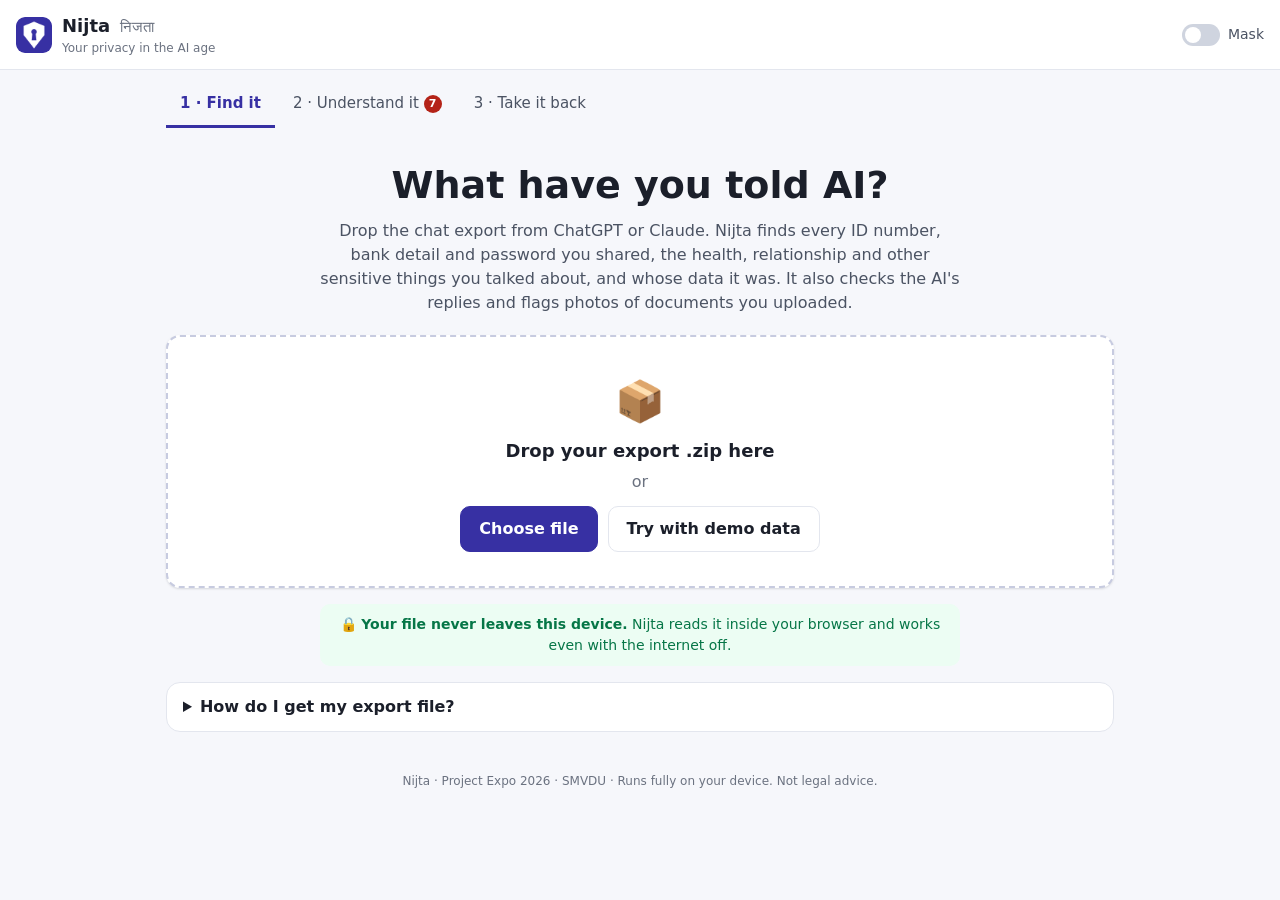
<file: index.html>
<!DOCTYPE html>
<html lang="en">
<head>
  <meta charset="utf-8">
  <meta name="viewport" content="width=device-width, initial-scale=1, viewport-fit=cover">
  <title>Nijta: what have you told AI?</title>
  <meta name="description" content="Find what you told AI, understand what they can do with it, take it back. Runs fully on your device.">
  <meta name="theme-color" content="#3730a3">
  <link rel="manifest" href="manifest.webmanifest">
  <link rel="icon" href="icons/icon-192.png">
  <link rel="apple-touch-icon" href="icons/icon-192.png">
  <link rel="stylesheet" href="css/styles.css">
</head>
<body>
  <header class="topbar">
    <div class="brand">
      <img src="icons/icon-192.png" alt="" class="logo">
      <div>
        <div class="brand-name">Nijta <span class="brand-hi">निजता</span></div>
        <div class="brand-tag">Your privacy in the AI age</div>
      </div>
    </div>
    <label class="mask-toggle" title="Hide all real values on screen (for demos)">
      <input type="checkbox" id="maskToggle">
      <span class="switch"></span>
      <span class="mask-label">Mask</span>
    </label>
  </header>

  <div id="newsBanner" class="news-banner" hidden></div>

  <nav class="tabs" role="tablist">
    <button class="tab active" data-tab="find" role="tab">1 · Find it</button>
    <button class="tab" data-tab="understand" role="tab">2 · Understand it <span class="tab-dot" id="polDot" hidden></span></button>
    <button class="tab" data-tab="takeback" role="tab">3 · Take it back</button>
  </nav>

  <main>
    <!-- ================= FIND IT ================= -->
    <section id="tab-find" class="tabpanel">

      <!-- Upload screen -->
      <div id="uploadView">
        <div class="hero">
          <h1>What have you told AI?</h1>
          <p>Drop the chat export from ChatGPT or Claude. Nijta finds every ID number, bank detail and password you
            shared, the health, relationship and other sensitive things you talked about, and whose data it was. It also checks the AI's replies and flags photos of documents you uploaded.</p>
        </div>

        <div id="dropZone" class="dropzone" tabindex="0">
          <div class="drop-icon">📦</div>
          <div class="drop-title">Drop your export .zip here</div>
          <div class="drop-sub">or</div>
          <div class="drop-buttons">
            <label class="btn primary">Choose file<input type="file" id="fileInput" accept=".zip,.json,.jsonl" multiple hidden></label>
            <button class="btn" id="demoBtn">Try with demo data</button>
          </div>
        </div>

        <div class="privacy-note">🔒 <b>Your file never leaves this device.</b> Nijta reads it inside your browser and works
          even with the internet off.</div>

        <details class="howto">
          <summary>How do I get my export file?</summary>
          <div class="howto-grid">
            <div><h4>ChatGPT</h4><ol><li>Settings → Data controls</li><li>Export data → Confirm</li><li>Open the email from OpenAI and download the .zip</li></ol></div>
            <div><h4>Claude</h4><ol><li>Settings → Privacy → Export data</li><li>The email gives a list of links: download <b>conversations-000.zip</b></li><li>Drop that zip here</li></ol></div>
            <div><h4>Gemini</h4><ol><li>Open Google Takeout</li><li>Select only “My Activity” → Gemini Apps, format JSON</li><li>Download the .zip</li></ol></div>
          </div>
          <p class="muted small">Exports can take from a few minutes to a few days to arrive.</p>
        </details>
        <div id="errorBox" class="error" hidden></div>
      </div>

      <!-- Progress -->
      <div id="progressView" hidden>
        <div class="progress-card">
          <div class="progress-title">Reading your chats…</div>
          <div class="progress-bar"><div id="progressFill"></div></div>
          <div class="muted small" id="progressText">0%</div>
        </div>
      </div>

      <!-- Results -->
      <div id="resultsView" hidden>
        <div class="summary-card">
          <div class="score-wrap">
            <svg viewBox="0 0 120 120" class="score-ring" aria-hidden="true">
              <circle cx="60" cy="60" r="52" class="ring-bg"></circle>
              <circle cx="60" cy="60" r="52" class="ring-fg" id="ringFg"></circle>
            </svg>
            <div class="score-num"><span id="scoreNum">0</span><small>/100</small></div>
          </div>
          <div class="summary-text">
            <div class="level" id="levelBadge"></div>
            <h2 id="headline"></h2>
            <p id="subline" class="muted"></p>
            <div class="risk-split">
              <div class="risk-part"><div class="rp-head"><span>💳 Fraud &amp; identity risk</span><b id="riskFraud">0</b></div>
                <div class="rp-bar"><div id="riskFraudBar"></div></div><div class="small muted">IDs, bank details, passwords, contacts</div></div>
              <div class="risk-part"><div class="rp-head"><span>💬 Sensitive personal info</span><b id="riskSens">0</b></div>
                <div class="rp-bar"><div id="riskSensBar"></div></div><div class="small muted">Health, relationships, beliefs, who you are</div></div>
            </div>
          </div>
        </div>

        <div class="tools-row">
          <div class="search-box">
            <input id="searchInput" type="search" placeholder="🔎 Search all your chats for anything: a name, a number, a word…" autocomplete="off">
          </div>
          <label class="max-toggle" title="Also lists sensitive words even when the sentence doesn't look personal. More to review, but nothing is skipped."><input type="checkbox" id="maxToggle"> Maximum sensitivity</label>
          <button class="btn small" id="reportBtn" title="Values are masked in the report">Save report (PDF)</button>
        </div>
        <div id="searchOut" class="search-out" hidden></div>


        <h3 class="section-title">What you shared</h3>
        <div id="typeCards" class="type-cards"></div>

        <div id="comboBox" class="others" hidden></div>
        <div id="othersBox" class="others" hidden></div>
        <div id="imagesBox" class="images-box" hidden></div>

        <h3 class="section-title">When you shared it</h3>
        <div class="chart-card">
          <div class="chart-head"><span>Personal data shared per month</span><button class="linkbtn" id="tableToggle">Show as table</button></div>
          <div id="timeline" class="timeline"></div>
          <div id="timelineTable" hidden></div>
        </div>

        <h3 class="section-title">Every finding <span class="muted small" id="filterInfo"></span></h3>
        <div class="filters" id="filters"></div>
        <div id="findingList" class="finding-list"></div>

        <details class="checker" id="checker">
          <summary>🔍 Didn't find something you know you shared? Test it here</summary>
          <p class="muted small">Type or paste the sentence the way you wrote it to the AI. It is checked on this device only. Nothing is saved or sent.</p>
          <textarea id="checkInput" rows="3" placeholder="e.g. my DL number is ..."></textarea>
          <div><button class="btn" id="checkBtn">Check</button></div>
          <div id="checkOut"></div>
          <p class="small" style="margin-top:12px"><button class="linkbtn" id="shapeBtn">Show my export's structure (safe to share)</button>
            <span class="muted">Field names only, never your text. Send this to the team if an export isn't read properly.</span></p>
          <pre id="shapeOut" class="shape-out" hidden></pre>
        </details>

        <h3 class="section-title">Chats to delete <span class="muted small" id="deleteProgress"></span></h3>
        <p class="muted small" style="margin-top:-6px">Nijta can't delete anything for you (it never logs into your account). Open each chat, delete it in the app, then tick it here.</p>
        <div id="deleteList" class="delete-list"></div>
        <details class="howto" style="margin-top:10px">
          <summary>Delete everything at once instead?</summary>
          <ul class="small">
            <li><b>ChatGPT:</b> Settings → look for <i>Delete all chats</i>.</li>
            <li><b>Gemini:</b> myactivity.google.com/product/gemini → <i>Delete</i> → <i>All time</i>.</li>
            <li><b>Claude:</b> delete chats from each chat's menu (⋯ → Delete).</li>
          </ul>
          <p class="small muted">Deleting from the app removes it from your history. To ask the company to erase its copies, use the “Take it back” tab (coming next).</p>
        </details>

        <h3 class="section-title">What to do now</h3>
        <div id="nextSteps" class="next-steps"></div>

        <div class="center"><button class="btn" id="againBtn">Scan another file</button></div>
      </div>
    </section>

    <!-- ================= UNDERSTAND IT ================= -->
    <section id="tab-understand" class="tabpanel" hidden>
      <div class="hero"><h1>What changed in AI privacy policies</h1>
        <p>When an AI company changes its rules, Nijta shows what changed, how it affects you and what you can do.</p></div>
      <div class="filters" id="polFilters"></div>
      <div id="polList" class="pol-list"></div>
      <p class="muted small" id="polFoot"></p>

      <div class="hero" style="margin-top:34px"><h1>Why this matters</h1>
        <p>Your chats sit on a company's servers. These are real incidents where AI chats got out. Each has a source you can check.</p></div>

      <div class="inc-grid">
        <div class="inc"><div class="inc-num">300 million</div><div class="inc-title">private AI chats left open on the internet</div>
          <p>Feb 2026 · The app “Chat &amp; Ask AI” exposed the full chat histories of over 25 million users through one wrong database setting.</p>
          <a target="_blank" rel="noopener" href="https://www.malwarebytes.com/blog/news/2026/02/ai-chat-app-leak-exposes-300-million-messages-tied-to-25-million-users">Source: Malwarebytes ↗</a></div>
        <div class="inc"><div class="inc-num">12,632</div><div class="inc-title">Indian ChatGPT accounts stolen and traded</div>
          <p>2022–23 · Group-IB found over 100,000 ChatGPT logins in malware logs sold on the dark web. A stolen login opens every saved chat.</p>
          <a target="_blank" rel="noopener" href="https://scmagazine.com/news/infostealers-compromise-101134-chatgpt-accounts">Source: SC Media / Group-IB ↗</a></div>
        <div class="inc"><div class="inc-num">Thousands</div><div class="inc-title">of shared ChatGPT chats appeared in Google search</div>
          <p>Jul–Aug 2025 · Shared chats with personal details became searchable. OpenAI removed the feature.</p>
          <a target="_blank" rel="noopener" href="https://www.fastcompany.com/91376687/google-indexing-chatgpt-conversations">Source: Fast Company ↗</a></div>
        <div class="inc"><div class="inc-num">1 million+</div><div class="inc-title">log lines with chat history exposed by DeepSeek</div>
          <p>Jan 2025 · Researchers found a DeepSeek database open to anyone, with no password.</p>
          <a target="_blank" rel="noopener" href="https://www.wiz.io/blog/wiz-research-uncovers-exposed-deepseek-database-leak">Source: Wiz Research ↗</a></div>
        <div class="inc"><div class="inc-num">3 leaks</div><div class="inc-title">of secret Samsung code pasted into ChatGPT</div>
          <p>2023 · Engineers pasted confidential source code and meeting notes. Samsung then restricted AI tools at work.</p>
          <a target="_blank" rel="noopener" href="https://www.techradar.com/news/samsung-bans-chatgpt-use-after-employee-leak">Source: TechRadar ↗</a></div>
      </div>
      <p class="muted small">None of these was “ChatGPT hacked and leaked your Aadhaar”. The point is simpler: your chats are stored, and stored data gets out in many ways.</p>

      <h3 class="section-title">Stop your chats being used for AI training</h3>
      <p class="muted small" style="margin-top:-6px">A Stanford study (2025) found the big AI companies use chats for training by default. Turn it off yourself. Setting names change over time; if you can't find one, search the app's help for “model training”.</p>
      <div class="howto-grid">
        <div class="set-card"><h4>ChatGPT</h4><ol><li>Settings → Data controls</li><li>Turn off <b>Improve the model for everyone</b></li><li>For one-off sensitive questions use <b>Temporary chat</b></li></ol></div>
        <div class="set-card"><h4>Claude</h4><ol><li>Settings → Privacy</li><li>Turn off <b>Help improve Claude</b></li><li>Delete chats you no longer need</li></ol></div>
        <div class="set-card"><h4>Gemini</h4><ol><li>Open myactivity.google.com/product/gemini</li><li>Turn off <b>Gemini Apps Activity</b> (also shown as “Keep activity”)</li><li>Set <b>Auto-delete</b> to 3 months</li></ol></div>
      </div>

    </section>

    <!-- ================= TAKE IT BACK ================= -->
    <section id="tab-takeback" class="tabpanel" hidden>
      <div class="hero"><h1>Ask the company to delete your data</h1>
        <p>Deleting a chat removes it from your screen. This drafts a formal request under India's Digital Personal Data Protection Act, 2023, asking the company to erase its copies.</p></div>
      <div class="tb-note">⚖️ <b>Know this first:</b> the rights in Sections 11–14 of the Act come into force on <b>13 May 2027</b>. Until then companies are not legally bound in India to act, but most already accept such requests. Nijta is a student project and this is not legal advice.</div>

      <div class="tb-form">
        <label>Your full name <input id="tbName" type="text" autocomplete="name"></label>
        <label>Email on your AI account <input id="tbEmail" type="email" autocomplete="email"></label>
        <label>Company
          <select id="tbCompany"><option value="openai">OpenAI (ChatGPT)</option><option value="google">Google (Gemini)</option><option value="anthropic">Anthropic (Claude)</option><option value="other">Other</option></select></label>
        <label id="tbOtherWrap" hidden>Company name <input id="tbOther" type="text"></label>
        <label>What you want
          <select id="tbType"><option value="erase">Erase my data</option><option value="access">Tell me what data you hold</option><option value="correct">Correct my data</option><option value="withdraw">Stop using my chats for training</option></select></label>
      </div>
      <div class="ai-actions"><button class="btn primary" id="tbMake">Write my request</button></div>

      <div id="tbResult" hidden>
        <div id="tbWhere" class="tb-where"></div>
        <textarea id="tbLetter" rows="18" spellcheck="false"></textarea>
        <div class="ai-actions">
          <button class="btn small" id="tbCopy">Copy</button>
          <a class="btn small primary" id="tbGmail" target="_blank" rel="noopener">Open ready draft in Gmail ↗</a>
          <a class="btn small" id="tbMail" target="_blank" rel="noopener" hidden>Open in mail app ↗</a>
          <button class="btn small" id="tbSave" title="The company has up to 90 days to reply. Nijta counts the days and tells you when it is overdue.">I sent it: start the 90-day reply countdown</button>
          <span id="tbMsg" class="small muted"></span>
        </div>
      </div>

      <h3 class="section-title">Requests you've sent</h3>
      <div id="tbTracker" class="delete-list"></div>
    </section>
  </main>

  <!-- Chat viewer -->
  <div id="chatModal" class="modal" hidden>
    <div class="modal-box" role="dialog" aria-modal="true" aria-labelledby="chatTitle">
      <div class="modal-head">
        <div><div class="muted small" id="chatMeta"></div><h3 id="chatTitle"></h3></div>
        <button class="iconbtn" id="closeChat" aria-label="Close">✕</button>
      </div>
      <div id="chatBody" class="chat-body"></div>
    </div>
  </div>

  <div id="tooltip" class="tooltip" hidden></div>

  <footer class="foot">Nijta · Project Expo 2026 · SMVDU · Runs fully on your device. Not legal advice.</footer>

  <script src="vendor/jszip.min.js"></script>
  <script src="js/detectors.js"></script>
  <script src="js/topics.js"></script>
  <script src="js/parsers.js"></script>
  <script src="js/scan.js"></script>
  <script src="demo/demo-data.js"></script>
  <script src="js/app.js"></script>
  <script src="js/rights.js"></script>
  <script src="js/policy_kb.js"></script>
  <script src="data/policy_changes.js"></script>
  <script src="js/policy.js"></script>
</body>
</html>
</file>
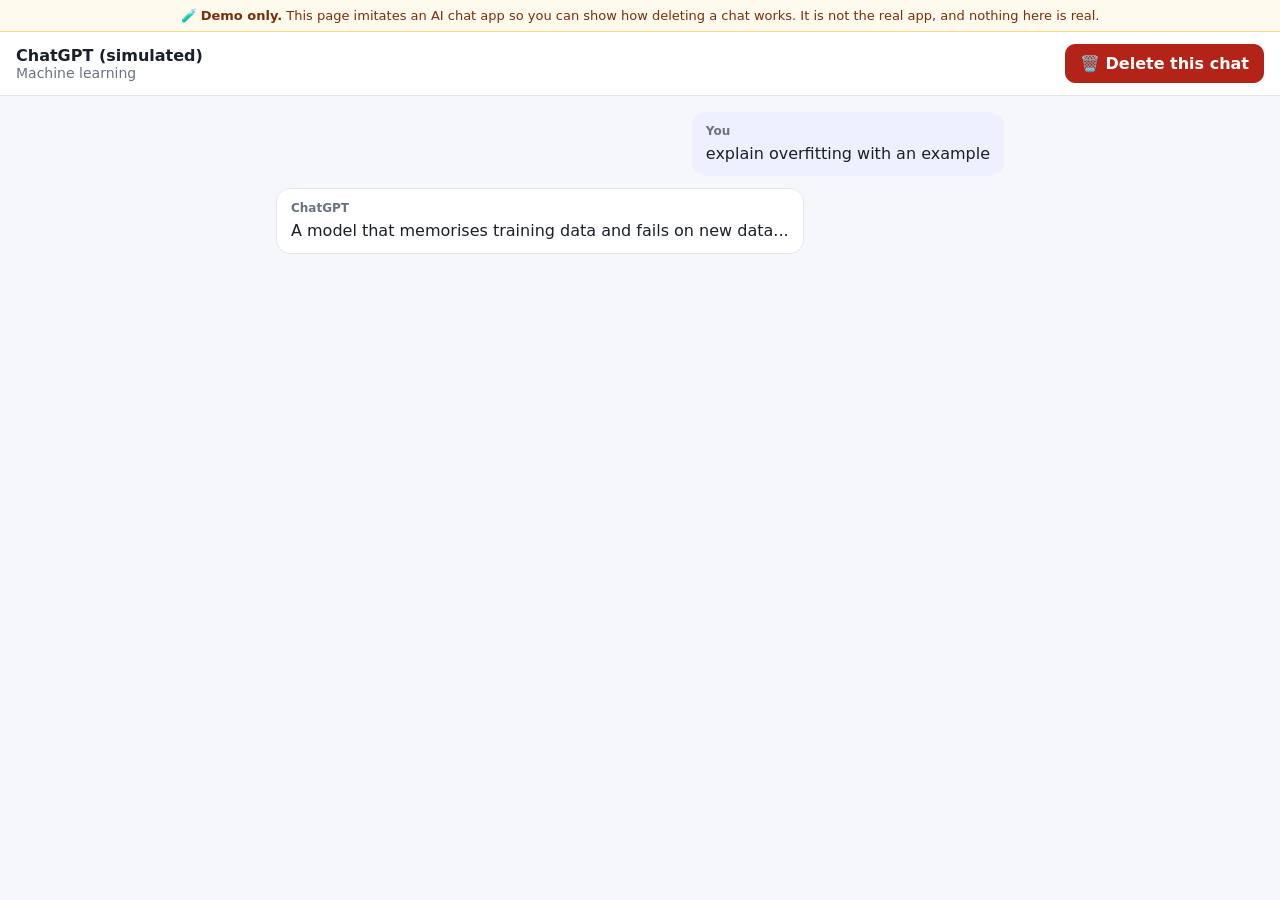
<file: demo/chat.html>
<!DOCTYPE html>
<html lang="en">
<head>
  <meta charset="utf-8">
  <meta name="viewport" content="width=device-width, initial-scale=1">
  <title>Demo chat (simulated)</title>
  <style>
    :root { --ink: #1b1f2a; --muted: #6b7280; --line: #e3e6ee; --soft: #eef0ff; --red: #b42318; --green: #067647; }
    * { box-sizing: border-box; }
    body { margin: 0; font-family: system-ui, -apple-system, "Segoe UI", Roboto, sans-serif; color: var(--ink); background: #f6f7fb; }
    .banner { background: #fffaeb; color: #7a2e0e; border-bottom: 1px solid #fedf89; padding: 8px 16px; font-size: 13px; text-align: center; }
    header { display: flex; align-items: center; justify-content: space-between; gap: 12px; padding: 12px 16px; background: #fff; border-bottom: 1px solid var(--line); position: sticky; top: 0; }
    .app { font-weight: 700; } .title { color: var(--muted); font-size: 14px; }
    .btn { border: 1px solid var(--red); background: var(--red); color: #fff; padding: 9px 14px; border-radius: 10px; font: inherit; font-weight: 600; cursor: pointer; white-space: nowrap; }
    main { max-width: 760px; margin: 0 auto; padding: 16px; display: flex; flex-direction: column; gap: 12px; }
    .msg { max-width: 85%; padding: 10px 14px; border-radius: 14px; white-space: pre-wrap; word-wrap: break-word; line-height: 1.5; }
    .user { align-self: flex-end; background: var(--soft); } .assistant { align-self: flex-start; background: #fff; border: 1px solid var(--line); }
    .who { font-size: 12px; color: var(--muted); font-weight: 600; margin-bottom: 2px; }
    .att { font-size: 13px; background: #f0f9ff; color: #0b4a6f; border-radius: 8px; padding: 4px 8px; display: inline-block; margin-bottom: 6px; }
    .focus { outline: 3px solid #fb923c; }
    .deleted { text-align: center; padding: 60px 20px; } .deleted h2 { color: var(--green); }
  </style>
</head>
<body>
  <div class="banner">🧪 <b>Demo only.</b> This page imitates an AI chat app so you can show how deleting a chat works. It is not the real app, and nothing here is real.</div>
  <header>
    <div><div class="app" id="app">Demo chat</div><div class="title" id="title"></div></div>
    <button class="btn" id="del">🗑️ Delete this chat</button>
  </header>
  <main id="main"></main>

  <script src="../js/detectors.js"></script>
  <script src="../js/parsers.js"></script>
  <script src="demo-data.js"></script>
  <script>
    (function () {
      var q = new URLSearchParams(location.search), ci = +q.get("i"), mi = q.has("m") ? +q.get("m") : -1;
      var d = window.NIJTA_DEMO, P = window.NijtaParse;
      // Built exactly like Nijta's "Try with demo data", so chat numbers match.
      var data = P.merge([P.parseJSON(d.chatgpt), P.parseJSON(d.claude), P.parseJSON(d.gemini)]);
      var conv = data.conversations[ci], main = document.getElementById("main");
      function esc(s) { return String(s).replace(/[&<>"']/g, function (c) { return { "&": "&amp;", "<": "&lt;", ">": "&gt;", '"': "&quot;", "'": "&#39;" }[c]; }); }
      if (!conv) { main.innerHTML = "<p>Chat not found.</p>"; document.getElementById("del").hidden = true; return; }
      var key = (conv.source || "") + "|" + conv.id + "|" + (conv.created || "");
      document.title = conv.title + " · " + conv.source + " (demo)";
      document.getElementById("app").textContent = conv.source + " (simulated)";
      document.getElementById("title").textContent = conv.title;
      function isDeleted() { try { return !!JSON.parse(localStorage.getItem("nijta-deleted") || "{}")[key]; } catch (e) { return false; } }
      function show() {
        if (isDeleted()) {
          main.innerHTML = '<div class="deleted"><h2>✓ Chat deleted</h2><p>Nijta\'s “Chats to delete” checklist has been ticked for this chat.<br>Close this tab to go back to Nijta.</p></div>';
          document.getElementById("del").hidden = true;
          return;
        }
        main.innerHTML = conv.messages.map(function (m, i) {
          return '<div class="msg ' + m.role + (i === mi ? " focus" : "") + '" id="m' + i + '"><div class="who">' + (m.role === "user" ? "You" : esc(conv.source)) + "</div>" +
            (m.attachments ? '<div class="att">📷 ' + m.attachments + " file(s) attached</div>\n" : "") + esc(m.text) + "</div>";
        }).join("");
        var f = document.getElementById("m" + mi);
        if (f) f.scrollIntoView({ block: "center" });
      }
      document.getElementById("del").addEventListener("click", function () {
        try { var all = JSON.parse(localStorage.getItem("nijta-deleted") || "{}"); all[key] = Date.now(); localStorage.setItem("nijta-deleted", JSON.stringify(all)); } catch (e) { }
        show();
      });
      show();
    })();
  </script>
</body>
</html>
</file>
<file: css/styles.css>
/* Nijta styles: simple, readable, works on phones and laptops */
:root {
  --bg: #f6f7fb;
  --card: #ffffff;
  --ink: #1b1f2a;
  --ink-2: #4b5363;
  --muted: #6b7280;
  --line: #e3e6ee;
  --accent: #3730a3;
  --accent-soft: #eef0ff;
  --bar: #4f46e5;
  --critical: #b42318;  --critical-bg: #fef3f2;
  --serious: #b54708;   --serious-bg: #fffaeb;
  --good: #067647;      --good-bg: #ecfdf3;
  --radius: 14px;
  --shadow: 0 1px 2px rgba(16, 24, 40, .06), 0 1px 3px rgba(16, 24, 40, .08);
}
* { box-sizing: border-box; }
html, body { margin: 0; }
body {
  font-family: system-ui, -apple-system, "Segoe UI", Roboto, "Noto Sans", "Noto Sans Devanagari", sans-serif;
  background: var(--bg); color: var(--ink); line-height: 1.5; font-size: 16px;
}
main { max-width: 980px; margin: 0 auto; padding: 16px; }
h1, h2, h3 { line-height: 1.25; margin: 0; }
.muted { color: var(--muted); }
.small { font-size: 13px; }
.center { text-align: center; margin: 28px 0 8px; }

/* ---------- Top bar & tabs ---------- */
.topbar {
  display: flex; align-items: center; justify-content: space-between;
  padding: 12px 16px; background: var(--card); border-bottom: 1px solid var(--line);
  position: sticky; top: 0; z-index: 20;
}
.brand { display: flex; align-items: center; gap: 10px; }
.logo { width: 36px; height: 36px; border-radius: 9px; }
.brand-name { font-weight: 700; font-size: 18px; }
.brand-hi { font-weight: 500; color: var(--muted); font-size: 15px; margin-left: 4px; }
.brand-tag { font-size: 12px; color: var(--muted); }
.mask-toggle { display: flex; align-items: center; gap: 8px; cursor: pointer; user-select: none; font-size: 14px; color: var(--ink-2); }
.mask-toggle input { position: absolute; opacity: 0; }
.switch { width: 38px; height: 22px; background: #cfd4df; border-radius: 99px; position: relative; transition: .2s; }
.switch::after { content: ""; position: absolute; left: 3px; top: 3px; width: 16px; height: 16px; background: #fff; border-radius: 50%; transition: .2s; }
.mask-toggle input:checked + .switch { background: var(--accent); }
.mask-toggle input:checked + .switch::after { left: 19px; }
.mask-toggle input:focus-visible + .switch { outline: 2px solid var(--accent); outline-offset: 2px; }

.tabs { display: flex; gap: 4px; max-width: 980px; margin: 0 auto; padding: 12px 16px 0; overflow-x: auto; }
.tab {
  border: 0; background: transparent; padding: 10px 14px; border-radius: 10px 10px 0 0; font: inherit; font-size: 15px;
  color: var(--ink-2); cursor: pointer; white-space: nowrap; border-bottom: 3px solid transparent;
}
.tab.active { color: var(--accent); font-weight: 600; border-bottom-color: var(--accent); }

/* ---------- Upload ---------- */
.hero { text-align: center; margin: 18px auto 20px; max-width: 640px; }
.hero h1 { font-size: clamp(26px, 5vw, 38px); }
.hero p { color: var(--ink-2); margin: 10px 0 0; }
.dropzone {
  background: var(--card); border: 2px dashed #c7cbe0; border-radius: var(--radius); padding: 34px 16px;
  text-align: center; transition: .15s; box-shadow: var(--shadow);
}
.dropzone.drag { border-color: var(--accent); background: var(--accent-soft); }
.drop-icon { font-size: 40px; }
.drop-title { font-weight: 600; font-size: 18px; margin-top: 6px; }
.drop-sub { color: var(--muted); margin: 6px 0 12px; }
.drop-buttons { display: flex; gap: 10px; justify-content: center; flex-wrap: wrap; }
.btn {
  display: inline-flex; align-items: center; justify-content: center; gap: 6px; padding: 10px 18px; border-radius: 10px;
  border: 1px solid var(--line); background: var(--card); color: var(--ink); font: inherit; font-weight: 600; cursor: pointer;
  min-height: 44px;
}
.btn:hover { border-color: #b9bed0; }
.btn.primary { background: var(--accent); border-color: var(--accent); color: #fff; }
.btn.primary:hover { background: #312a8f; }
.linkbtn { border: 0; background: none; color: var(--accent); font: inherit; font-size: 13px; cursor: pointer; padding: 4px; }
.privacy-note { margin: 16px auto; text-align: center; color: var(--good); background: var(--good-bg); padding: 10px 14px; border-radius: 10px; font-size: 14px; max-width: 640px; }
.howto { background: var(--card); border-radius: var(--radius); padding: 12px 16px; border: 1px solid var(--line); }
.howto summary { cursor: pointer; font-weight: 600; }
.howto-grid { display: grid; grid-template-columns: repeat(auto-fit, minmax(220px, 1fr)); gap: 12px; margin-top: 10px; }
.howto h4 { margin: 6px 0 4px; }
.howto ol { margin: 0; padding-left: 20px; color: var(--ink-2); font-size: 14px; }
.error { margin-top: 14px; background: var(--critical-bg); color: var(--critical); padding: 12px 14px; border-radius: 10px; }

/* ---------- Progress ---------- */
.progress-card { background: var(--card); border-radius: var(--radius); padding: 30px; text-align: center; margin-top: 40px; box-shadow: var(--shadow); }
.progress-title { font-weight: 600; margin-bottom: 12px; }
.progress-bar { height: 10px; background: var(--line); border-radius: 99px; overflow: hidden; max-width: 420px; margin: 0 auto 8px; }
#progressFill { height: 100%; width: 0; background: var(--accent); transition: width .15s; }

/* ---------- Summary ---------- */
.summary-card { display: flex; gap: 22px; align-items: center; background: var(--card); padding: 22px; border-radius: var(--radius); box-shadow: var(--shadow); }
.score-wrap { position: relative; width: 124px; height: 124px; flex: none; }
.score-ring { width: 100%; height: 100%; transform: rotate(-90deg); }
.ring-bg { fill: none; stroke: var(--line); stroke-width: 10; }
.ring-fg { fill: none; stroke: var(--accent); stroke-width: 10; stroke-linecap: round; stroke-dasharray: 326.7; stroke-dashoffset: 326.7; transition: stroke-dashoffset 1s ease; }
.score-num { position: absolute; inset: 0; display: flex; align-items: center; justify-content: center; font-size: 36px; font-weight: 700; }
.score-num small { font-size: 14px; color: var(--muted); font-weight: 500; margin-left: 2px; }
.level { display: inline-flex; align-items: center; gap: 6px; font-weight: 700; font-size: 13px; padding: 3px 10px; border-radius: 99px; margin-bottom: 6px; }
.level.High { color: var(--critical); background: var(--critical-bg); }
.level.Medium { color: var(--serious); background: var(--serious-bg); }
.level.Low, .level.None { color: var(--good); background: var(--good-bg); }
.summary-text h2 { font-size: clamp(19px, 3.4vw, 24px); }
.summary-text p { margin: 6px 0 0; }

.section-title { margin: 28px 0 12px; font-size: 18px; }

/* ---------- Type cards ---------- */
.type-cards { display: grid; grid-template-columns: repeat(auto-fill, minmax(150px, 1fr)); gap: 10px; }
.type-card {
  background: var(--card); border: 1px solid var(--line); border-radius: 12px; padding: 12px; text-align: left; cursor: pointer;
  font: inherit; color: inherit; min-height: 88px; transition: .12s;
}
.type-card:hover, .type-card.selected { border-color: var(--accent); box-shadow: 0 0 0 2px var(--accent-soft); }
.type-card .tc-num { font-size: 26px; font-weight: 700; }
.type-card .tc-label { font-size: 14px; color: var(--ink-2); }
.type-card .tc-icon { float: right; font-size: 20px; }
.type-card.risk-top { border-left: 4px solid var(--critical); }

.others { margin-top: 14px; background: var(--serious-bg); border: 1px solid #fedf89; color: #7a2e0e; border-radius: 12px; padding: 12px 14px; }
.others b { color: #7a2e0e; }
.others ul { margin: 6px 0 0; padding-left: 20px; }

/* ---------- Timeline chart ---------- */
.chart-card { background: var(--card); border-radius: var(--radius); padding: 14px 16px 10px; box-shadow: var(--shadow); }
.chart-head { display: flex; justify-content: space-between; align-items: center; font-size: 14px; color: var(--ink-2); }
.timeline svg { width: 100%; height: 190px; display: block; }
.timeline .bar { fill: var(--bar); }
.timeline .bar-hit { fill: transparent; cursor: pointer; }
.timeline .bar-hit:hover + .bar, .timeline .bar.hover { fill: #3730a3; }
.timeline .axis { stroke: var(--line); }
.timeline text { fill: var(--muted); font-size: 11px; }
.tl-table { width: 100%; border-collapse: collapse; font-size: 14px; margin-top: 8px; }
.tl-table th, .tl-table td { text-align: left; padding: 6px 8px; border-bottom: 1px solid var(--line); }
.tooltip { position: fixed; z-index: 50; background: #111827; color: #fff; padding: 6px 10px; border-radius: 8px; font-size: 13px; pointer-events: none; max-width: 240px; }

/* ---------- Findings ---------- */
.filters { display: flex; gap: 8px; flex-wrap: wrap; margin-bottom: 10px; }
.chip { border: 1px solid var(--line); background: var(--card); padding: 6px 12px; border-radius: 99px; font: inherit; font-size: 14px; cursor: pointer; }
.chip.active { background: var(--accent); color: #fff; border-color: var(--accent); }
.finding-list { display: flex; flex-direction: column; gap: 8px; }
.finding {
  display: grid; grid-template-columns: 1fr auto; gap: 4px 12px; align-items: center;
  background: var(--card); border: 1px solid var(--line); border-radius: 12px; padding: 12px 14px;
}
.finding .f-top { display: flex; gap: 8px; align-items: center; flex-wrap: wrap; }
.finding .f-label { font-weight: 600; }
.finding .f-value { font-family: ui-monospace, "Cascadia Mono", Consolas, monospace; font-size: 14px; background: #f3f4f8; padding: 2px 8px; border-radius: 6px; word-break: break-all; }
.finding .f-meta { font-size: 13px; color: var(--muted); }
.badge { font-size: 12px; padding: 2px 8px; border-radius: 99px; font-weight: 600; }
.badge.self { background: var(--accent-soft); color: var(--accent); }
.badge.other { background: var(--serious-bg); color: var(--serious); }
.badge.unknown { background: #f2f4f7; color: var(--ink-2); }
.badge.conf { background: #f2f4f7; color: var(--ink-2); font-weight: 500; }
.more { text-align: center; margin-top: 8px; }

/* ---------- Next steps ---------- */
.next-steps { display: grid; gap: 10px; }
.step { background: var(--card); border: 1px solid var(--line); border-radius: 12px; padding: 12px 14px; display: flex; gap: 12px; }
.step .s-icon { font-size: 22px; }
.step h4 { margin: 0 0 2px; }
.step p { margin: 0; color: var(--ink-2); font-size: 14px; }
.step.urgent { border-left: 4px solid var(--critical); }

/* ---------- Coming soon ---------- */
.soon { background: var(--card); border-radius: var(--radius); padding: 40px 24px; text-align: center; margin-top: 20px; box-shadow: var(--shadow); }
.soon-icon { font-size: 44px; }
.soon p { color: var(--ink-2); max-width: 560px; margin: 10px auto 0; }

/* ---------- Chat modal ---------- */
.modal { position: fixed; inset: 0; background: rgba(17, 24, 39, .55); z-index: 40; display: flex; align-items: center; justify-content: center; padding: 12px; }
.modal[hidden] { display: none; }
.modal-box { background: var(--card); width: min(760px, 100%); max-height: 88vh; border-radius: var(--radius); display: flex; flex-direction: column; overflow: hidden; }
.modal-head { display: flex; justify-content: space-between; align-items: flex-start; gap: 12px; padding: 14px 16px; border-bottom: 1px solid var(--line); }
.iconbtn { border: 0; background: #f2f4f7; width: 36px; height: 36px; border-radius: 50%; font-size: 16px; cursor: pointer; flex: none; }
.chat-body { overflow-y: auto; padding: 14px 16px; display: flex; flex-direction: column; gap: 10px; }
.msg { max-width: 85%; padding: 10px 12px; border-radius: 12px; white-space: pre-wrap; word-wrap: break-word; font-size: 15px; }
.msg.user { align-self: flex-end; background: var(--accent-soft); }
.msg.assistant { align-self: flex-start; background: #f3f4f6; }
.msg .who { font-size: 12px; color: var(--muted); margin-bottom: 2px; font-weight: 600; }
mark.hit { background: #fde68a; padding: 0 2px; border-radius: 3px; }
mark.hit.focus { background: #fb923c; outline: 2px solid #c2410c; }

.foot { text-align: center; color: var(--muted); font-size: 12px; padding: 24px 16px 36px; }

@media (max-width: 560px) {
  .summary-card { flex-direction: column; text-align: center; }
  .finding { grid-template-columns: 1fr; }
  .brand-tag { display: none; }
}

/* ---------- Day 1.2 additions ---------- */
.images-box { margin-top: 12px; background: #f0f9ff; border: 1px solid #b9e6fe; color: #0b4a6f; border-radius: 12px; padding: 12px 14px; }
.images-box ul { margin: 6px 0 0; padding-left: 20px; }
.checker { margin-top: 18px; background: var(--card); border: 1px solid var(--line); border-radius: 12px; padding: 12px 14px; }
.checker summary { cursor: pointer; font-weight: 600; }
.checker textarea { width: 100%; font: inherit; padding: 10px; border: 1px solid var(--line); border-radius: 10px; margin: 6px 0 8px; resize: vertical; }
.check-result { margin-top: 10px; font-size: 14px; }
.check-result .ok { color: var(--good); }
.check-result .hint { color: var(--serious); }
.check-result code { background: #f3f4f8; padding: 1px 6px; border-radius: 6px; }
.delete-list { display: flex; flex-direction: column; gap: 8px; }
.del-item { display: grid; grid-template-columns: auto 1fr auto; gap: 10px; align-items: center; background: var(--card); border: 1px solid var(--line); border-radius: 12px; padding: 10px 14px; }
.del-item.done { opacity: .55; }
.del-item.done .del-title { text-decoration: line-through; }
.del-item input[type=checkbox] { width: 22px; height: 22px; accent-color: var(--good); }
.del-title { font-weight: 600; }
.del-meta { font-size: 13px; color: var(--muted); }
.del-tags { display: flex; gap: 6px; flex-wrap: wrap; margin-top: 4px; }
.tag { font-size: 12px; background: #f2f4f7; padding: 1px 8px; border-radius: 99px; color: var(--ink-2); }
.tag.hi { background: var(--critical-bg); color: var(--critical); }
.del-actions { display: flex; gap: 6px; flex-wrap: wrap; justify-content: flex-end; }
.btn.small { min-height: 36px; padding: 6px 12px; font-size: 14px; }
a.btn { text-decoration: none; }
.finding-actions { display: flex; gap: 6px; flex-wrap: wrap; justify-content: flex-end; }
.f-note { font-size: 13px; color: var(--serious); margin-top: 2px; }
.att { font-size: 13px; color: #0b4a6f; background: #f0f9ff; border-radius: 6px; padding: 2px 6px; display: inline-block; margin-bottom: 4px; }
@media (max-width: 560px) {
  .del-item { grid-template-columns: auto 1fr; }
  .del-actions { grid-column: 1 / -1; justify-content: flex-start; }
  .finding-actions { justify-content: flex-start; }
}

#comboBox { margin-top: 12px; }

/* ---------- sensitive topics ---------- */
.finding .f-value.quote { font-family: inherit; font-style: italic; background: #f7f7fb; }
.f-note { color: var(--ink-2); }

/* ---------- Search, report, AI-reply badges ---------- */
.tools-row { display: flex; gap: 10px; margin-top: 14px; align-items: center; flex-wrap: wrap; }
.search-box { flex: 1; min-width: 220px; }
.search-box input { width: 100%; font: inherit; padding: 11px 14px; border: 1px solid var(--line); border-radius: 12px; background: var(--card); }
.search-box input:focus { outline: 2px solid var(--accent); outline-offset: 1px; }
.search-out { margin-top: 8px; background: var(--card); border: 1px solid var(--line); border-radius: 12px; padding: 8px 12px; max-height: 420px; overflow-y: auto; }
.s-row { display: grid; grid-template-columns: 1fr auto; gap: 8px; align-items: center; padding: 8px 0; border-bottom: 1px solid var(--line); }
.s-row:last-child { border-bottom: 0; }
.s-snip { font-size: 14px; word-break: break-word; }
.s-snip mark { background: #fde68a; border-radius: 3px; padding: 0 2px; }
.badge.aireply { background: #ecfeff; color: #0e7490; }
.badge.possible { background: #f2f4f7; color: var(--ink-2); border: 1px dashed #c7cbd6; }
.msg.flash { outline: 3px solid #fb923c; }
@media print {
  .topbar .mask-toggle, .tabs, .tools-row, .search-out, .checker, .filters, .finding-actions, .del-actions,
  .center, .howto, .modal, .linkbtn, .more, .del-check { display: none !important; }
  body { background: #fff; } main { max-width: none; padding: 0; }
  .summary-card, .chart-card, .finding, .del-item, .step { box-shadow: none; break-inside: avoid; }
  .topbar { position: static; border: 0; }
}

.risk-split { display: grid; grid-template-columns: repeat(auto-fit, minmax(200px, 1fr)); gap: 12px; margin-top: 12px; }
.risk-part { background: #f7f8fb; border-radius: 10px; padding: 8px 10px; text-align: left; }
.rp-head { display: flex; justify-content: space-between; font-size: 14px; }
.rp-bar { height: 8px; background: var(--line); border-radius: 99px; overflow: hidden; margin: 6px 0 4px; }
.rp-bar div { height: 100%; width: 0; border-radius: 99px; transition: width .8s ease; }

/* ---------- Day 4: max mode, Understand, Take it back ---------- */
.max-toggle { display: inline-flex; align-items: center; gap: 6px; font-size: 14px; color: var(--ink-2); cursor: pointer; white-space: nowrap; }
.max-toggle input { width: 18px; height: 18px; accent-color: var(--accent); }
.shape-out { background: #f3f4f8; border-radius: 10px; padding: 10px; font-size: 12px; white-space: pre-wrap; word-break: break-word; max-height: 260px; overflow: auto; }
.inc-grid { display: grid; grid-template-columns: repeat(auto-fit, minmax(240px, 1fr)); gap: 12px; }
.inc { background: var(--card); border: 1px solid var(--line); border-left: 4px solid var(--critical); border-radius: 12px; padding: 14px; }
.inc-num { font-size: 28px; font-weight: 700; color: var(--critical); line-height: 1.1; }
.inc-title { font-weight: 600; margin: 2px 0 6px; }
.inc p { margin: 0 0 8px; font-size: 14px; color: var(--ink-2); }
.inc a, .tb-where a { color: var(--accent); font-size: 13px; }
.set-card { background: var(--card); border: 1px solid var(--line); border-radius: 12px; padding: 12px 14px; }
.set-card h4 { margin: 0 0 6px; } .set-card ol { margin: 0; padding-left: 20px; font-size: 14px; color: var(--ink-2); }
.tb-note { background: var(--serious-bg); border: 1px solid #fedf89; color: #7a2e0e; border-radius: 12px; padding: 12px 14px; font-size: 14px; margin-bottom: 14px; }
.tb-form { display: grid; grid-template-columns: repeat(auto-fit, minmax(240px, 1fr)); gap: 12px; }
.tb-form label { display: flex; flex-direction: column; gap: 4px; font-size: 13px; color: var(--ink-2); }
.tb-form input, .tb-form select { font: inherit; padding: 10px; border: 1px solid var(--line); border-radius: 10px; background: #fff; min-width: 0; }
#tbLetter { width: 100%; font: 14px/1.5 ui-monospace, Consolas, monospace; padding: 12px; border: 1px solid var(--line); border-radius: 12px; margin-top: 10px; resize: vertical; }
.tb-where { margin-top: 14px; background: var(--accent-soft); border-radius: 12px; padding: 10px 14px; font-size: 14px; }
.due-ok { color: var(--good); } .due-late { color: var(--critical); font-weight: 600; }

/* ---------- Policy changes ---------- */
.tab-dot { display: inline-block; min-width: 18px; padding: 0 5px; border-radius: 99px; background: var(--critical); color: #fff; font-size: 11px; font-weight: 700; line-height: 18px; text-align: center; vertical-align: middle; }
.pol-list { display: flex; flex-direction: column; gap: 12px; }
.pol { background: var(--card); border: 1px solid var(--line); border-radius: 14px; padding: 14px 16px; }
.pol.is-new { border-color: var(--accent); box-shadow: 0 0 0 2px var(--accent-soft); }
.pol-head { display: flex; gap: 8px; align-items: center; flex-wrap: wrap; font-size: 13px; color: var(--muted); }
.pol-app { font-weight: 700; color: var(--ink); }
.pol h3 { margin: 6px 0 8px; font-size: 17px; }
.pol-grid { display: grid; grid-template-columns: repeat(auto-fit, minmax(230px, 1fr)); gap: 10px; }
.pol-box { background: #f7f8fb; border-radius: 10px; padding: 10px 12px; font-size: 14px; }
.pol-box b.k { display: block; font-size: 12px; text-transform: uppercase; letter-spacing: .04em; color: var(--muted); margin-bottom: 4px; }
.pol-box ul { margin: 0; padding-left: 18px; }
.pol-box.you { background: var(--serious-bg); } .pol-box.do { background: var(--good-bg); }
.pol-you { margin-top: 10px; font-size: 14px; color: var(--critical); font-weight: 600; }
.pol-foot { margin-top: 8px; font-size: 13px; } .pol-foot a { color: var(--accent); }
.badge.new { background: var(--accent); color: #fff; } .badge.topic { background: #f2f4f7; color: var(--ink-2); font-weight: 500; }
.badge.auto { background: #ecfeff; color: #0e7490; }
.diff { font-size: 13px; margin: 4px 0 0; padding-left: 0; list-style: none; }
.diff li { padding: 3px 8px; border-radius: 6px; margin-top: 4px; }
.diff .add { background: #ecfdf3; } .diff .del { background: #fef3f2; text-decoration: line-through; text-decoration-color: #f0a8a0; }

.news-banner { display: flex; gap: 10px; align-items: center; justify-content: center; flex-wrap: wrap; background: var(--accent); color: #fff; padding: 10px 16px; font-size: 14px; }
.news-banner button { border: 1px solid rgba(255,255,255,.6); background: transparent; color: #fff; border-radius: 8px; padding: 4px 10px; font: inherit; cursor: pointer; }
.news-banner button.x { border: 0; font-size: 16px; padding: 2px 6px; }

/* Anything with the "hidden" attribute stays hidden, whatever its display style. */
[hidden] { display: none !important; }
</file>
